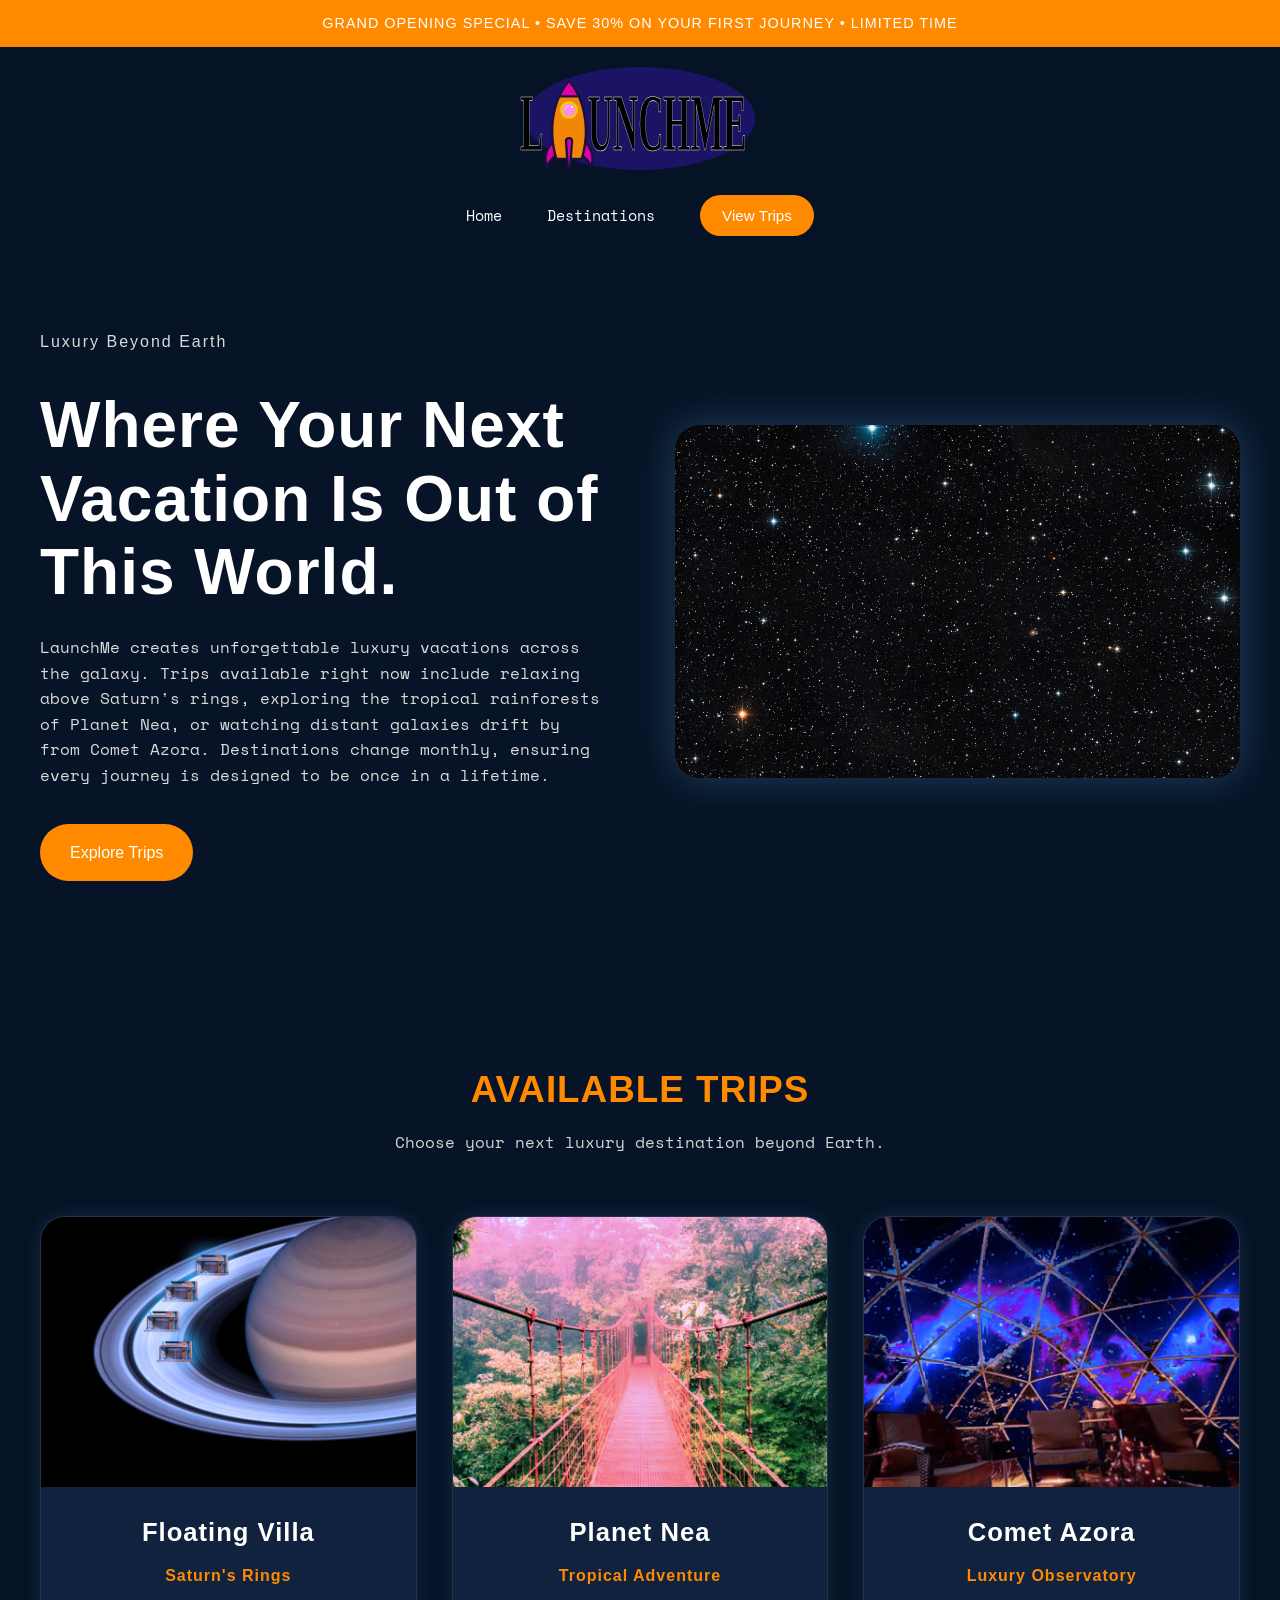
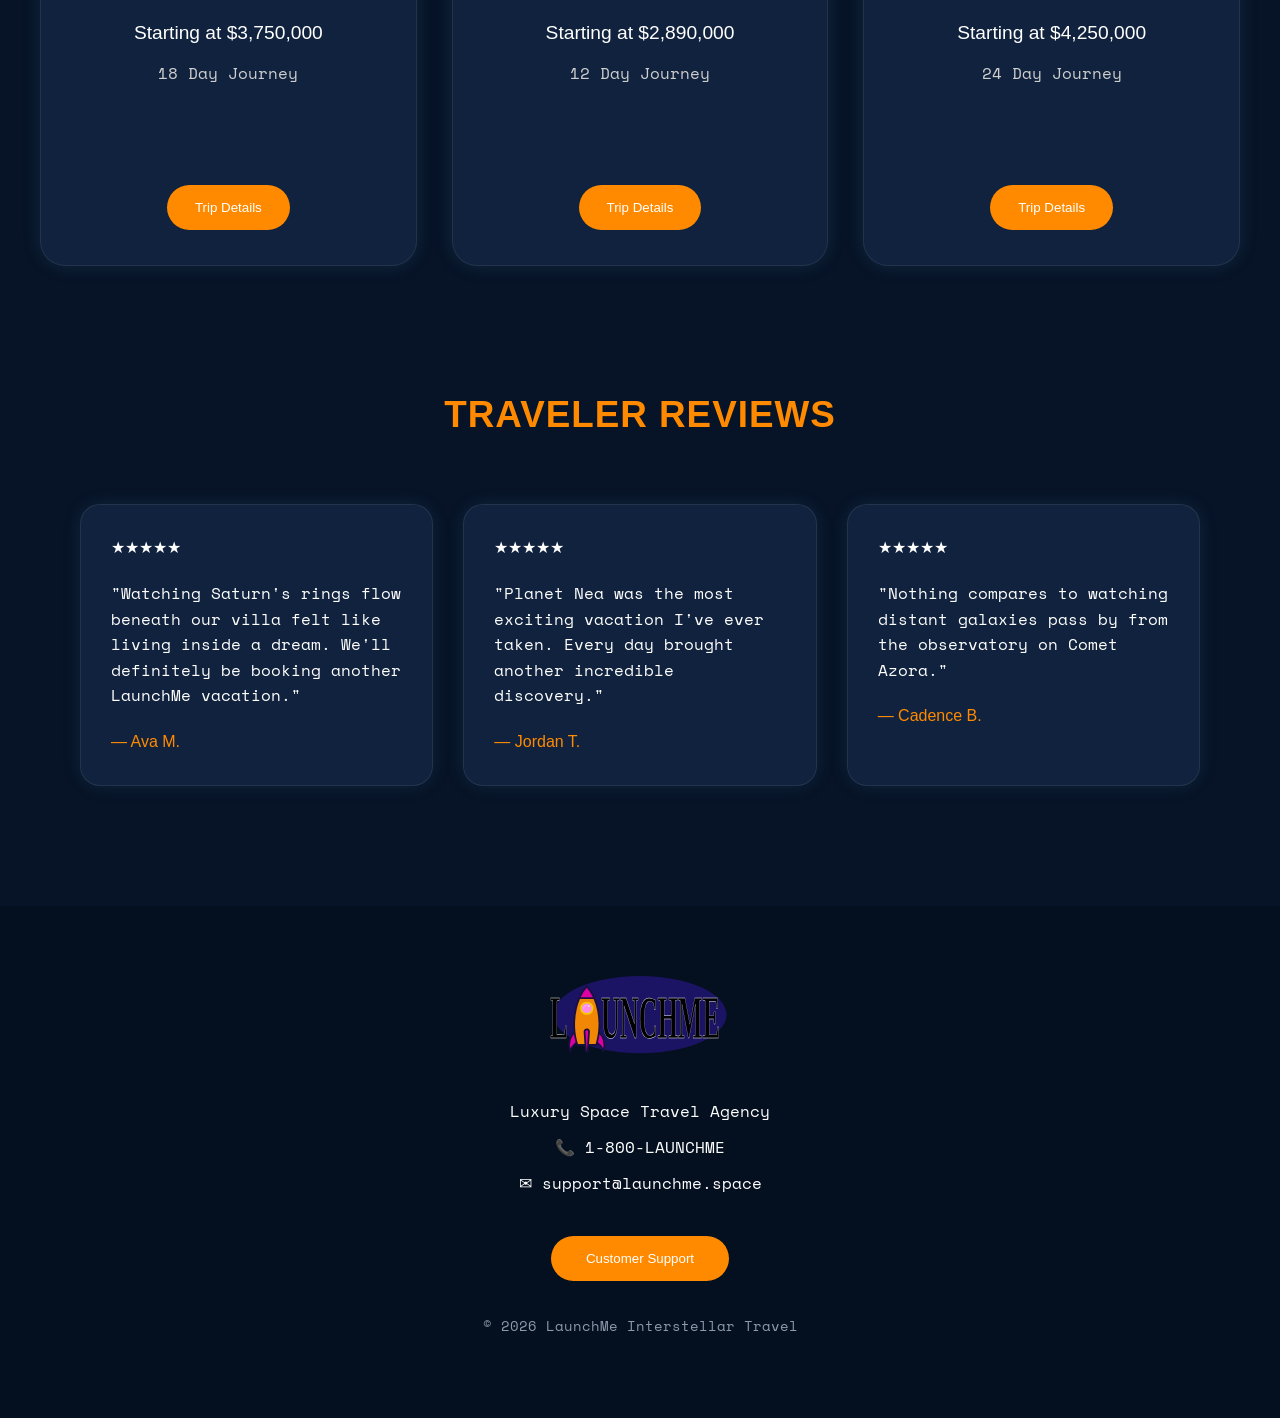
<file: index.html>
<!DOCTYPE html>
<html lang="en">
<head>

<meta charset="UTF-8">
<meta name="viewport" content="width=device-width, initial-scale=1.0">

<title>LaunchMe | Luxury Space Travel</title>

<link rel="preconnect" href="https://fonts.googleapis.com">
<link rel="preconnect" href="https://fonts.gstatic.com" crossorigin>

<link href="https://fonts.googleapis.com/css2?family=Space+Mono:wght@400;700&display=swap" rel="stylesheet">

<link rel="stylesheet" href="style.css">

</head>

<body>


<div id="discountPopup" class="popup">

    <div class="popup-content">

        <button id="closePopup" class="close-btn">&times;</button>

        <h2> Grand Opening Sale</h2>

        <p class="popup-discount">

            Save <strong>30% OFF</strong> your first interstellar vacation.

        </p>

        <div id="countdown" class="countdown">

            24:00:00

        </div>

        <a href="#trips" class="popup-btn">

            Explore Trips

        </a>

    </div>

</div>

<div class="announcement-bar">

    GRAND OPENING SPECIAL • SAVE 30% ON YOUR FIRST JOURNEY • LIMITED TIME

</div>


<header>

<nav class="navbar">

    <div class="logo">

        <img src="logo/LaunchMeLogo.svg"
             alt="LaunchMe Logo"
             class="logo-img">

    </div>

    <ul class="nav-links">

        <li><a href="#">Home</a></li>

        <li><a href="#trips">Destinations</a></li>

        <li>

            <a href="#trips" class="nav-book">
View Trips
</a>

        </li>

    </ul>

</nav>

</header>

<section class="hero">

<div class="hero-text">

<p class="hero-tag">

Luxury Beyond Earth

</p>

<h1>

Where Your Next Vacation
Is Out of This World.

</h1>

<p>

LaunchMe creates unforgettable luxury vacations across the galaxy. Trips available right now include relaxing above Saturn's rings, exploring the tropical
rainforests of Planet Nea, or watching distant galaxies drift by from
Comet Azora. Destinations change monthly, ensuring every journey is designed to be once in a lifetime.

</p>

<div class="hero-buttons">

<a href="#trips" class="btn">

Explore Trips

</a>

</div>

</div>

<div class="hero-image">

<img src="images/hero.jpg"
     alt="Luxury Space Vacation">

</div>

</section>

<main>

<section id="trips" class="trips">

    <div class="section-heading">

        <h2>AVAILABLE TRIPS</h2>

        <p>Choose your next luxury destination beyond Earth.</p>

    </div>

    <div class="card-container">


        <div class="card">

            <div class="card-inner">

                <div class="card-front">

                    <img src="images/villa.jpg" alt="Floating Villa">

                    <h3>Floating Villa</h3>

                    <h4>Saturn's Rings</h4>

                    <p class="price">Starting at $3,750,000</p>

                    <p class="travel-time">18 Day Journey</p>

                    <button class="flip-btn">

                        Trip Details

                    </button>

                </div>

                <div class="card-back">

                    <h3>Floating Villa</h3>

                    <p>

                        Wake up overlooking Saturn's glowing rings flowing beneath your
                        private floating villa. Spend your evenings dancing beneath the
                        stars, enjoying live music and luxury dining above one of the
                        solar system's most breathtaking views.

                    </p>

                    <ul>

                        <li>✓ Floating Luxury Suites</li>

                        <li>✓ Live Music Every Night</li>

                        <li>✓ Fine Dining</li>

                        <li>✓ Ring Observation Lounge</li>

                    </ul>

                    <a href="confirmation.html" class="book-btn">

                        Book Now

                    </a>

                </div>

            </div>

        </div>

  

        <div class="card">

            <div class="card-inner">

                <div class="card-front">

                    <img src="images/nea.jpg" alt="Planet Nea">

                    <h3>Planet Nea</h3>

                    <h4>Tropical Adventure</h4>

                    <p class="price">Starting at $2,890,000</p>

                    <p class="travel-time">12 Day Journey</p>

                    <button class="flip-btn">

                        Trip Details

                    </button>

                </div>

                <div class="card-back">

                    <h3>Planet Nea</h3>

                    <p>

                        Discover endless rainforests, crystal rivers,
                        hidden waterfalls, and towering wildlife unlike
                        anything found on Earth. Every trail leads to a
                        new adventure.

                    </p>

                    <ul>

                        <li>✓ Guided Jungle Tours</li>

                        <li>✓ Giant Wildlife Safaris</li>

                        <li>✓ Waterfall Excursions</li>

                        <li>✓ Luxury Eco Lodges</li>

                    </ul>

                    <a href="confirmation.html" class="book-btn">

                        Book Now

                    </a>

                </div>

            </div>

        </div>

   

        <div class="card">

            <div class="card-inner">

                <div class="card-front">

                    <img src="images/azora.jpg" alt="Comet Azora">

                    <h3>Comet Azora</h3>

                    <h4>Luxury Observatory</h4>

                    <p class="price">Starting at $4,250,000</p>

                    <p class="travel-time">24 Day Journey</p>

                    <button class="flip-btn">

                        Trip Details

                    </button>

                </div>

                <div class="card-back">

                    <h3>Comet Azora</h3>

                    <p>

                        Relax inside heated panoramic observatories while
                        Comet Azora travels through ever-changing galaxies.
                        Every evening reveals a completely different sky.

                    </p>

                    <ul>

                        <li>✓ Heated Glass Suites</li>

                        <li>✓ Observatory Decks</li>

                        <li>✓ Galaxy Viewing</li>

                        <li>✓ Northern Light Nebulas</li>

                    </ul>

                    <a href="confirmation.html" class="book-btn">

                        Book Now

                    </a>

                </div>

            </div>

        </div>

    </div>

</section>


<section class="reviews">

    <div class="section-heading">

        <h2>TRAVELER REVIEWS</h2>

    </div>

    <div class="review-container">

        <div class="review">

            ★★★★★

            <p>

                "Watching Saturn's rings flow beneath our villa felt like
                living inside a dream. We'll definitely be booking another
                LaunchMe vacation."

            </p>

            <span>— Ava M.</span>

        </div>

        <div class="review">

            ★★★★★

            <p>

                "Planet Nea was the most exciting vacation I've ever taken.
                Every day brought another incredible discovery."

            </p>

            <span>— Jordan T.</span>

        </div>

        <div class="review">

            ★★★★★

            <p>

                "Nothing compares to watching distant galaxies pass by from
                the observatory on Comet Azora."

            </p>

            <span>— Cadence B.</span>

        </div>

    </div>

</section>

</main>


<footer>

    <img src="logo/LaunchMeLogo.svg"
         alt="LaunchMe Logo"
         class="footer-logo">

    <p>

        Luxury Space Travel Agency

    </p>

    <p>

        📞 1-800-LAUNCHME

    </p>

    <p>

        ✉ support@launchme.space

    </p>

    <button class="support-btn">

        Customer Support

    </button>

    <p class="copyright">

        © 2026 LaunchMe Interstellar Travel

    </p>

</footer>

<script src="script.js"></script>

</body>

</html>
</file>
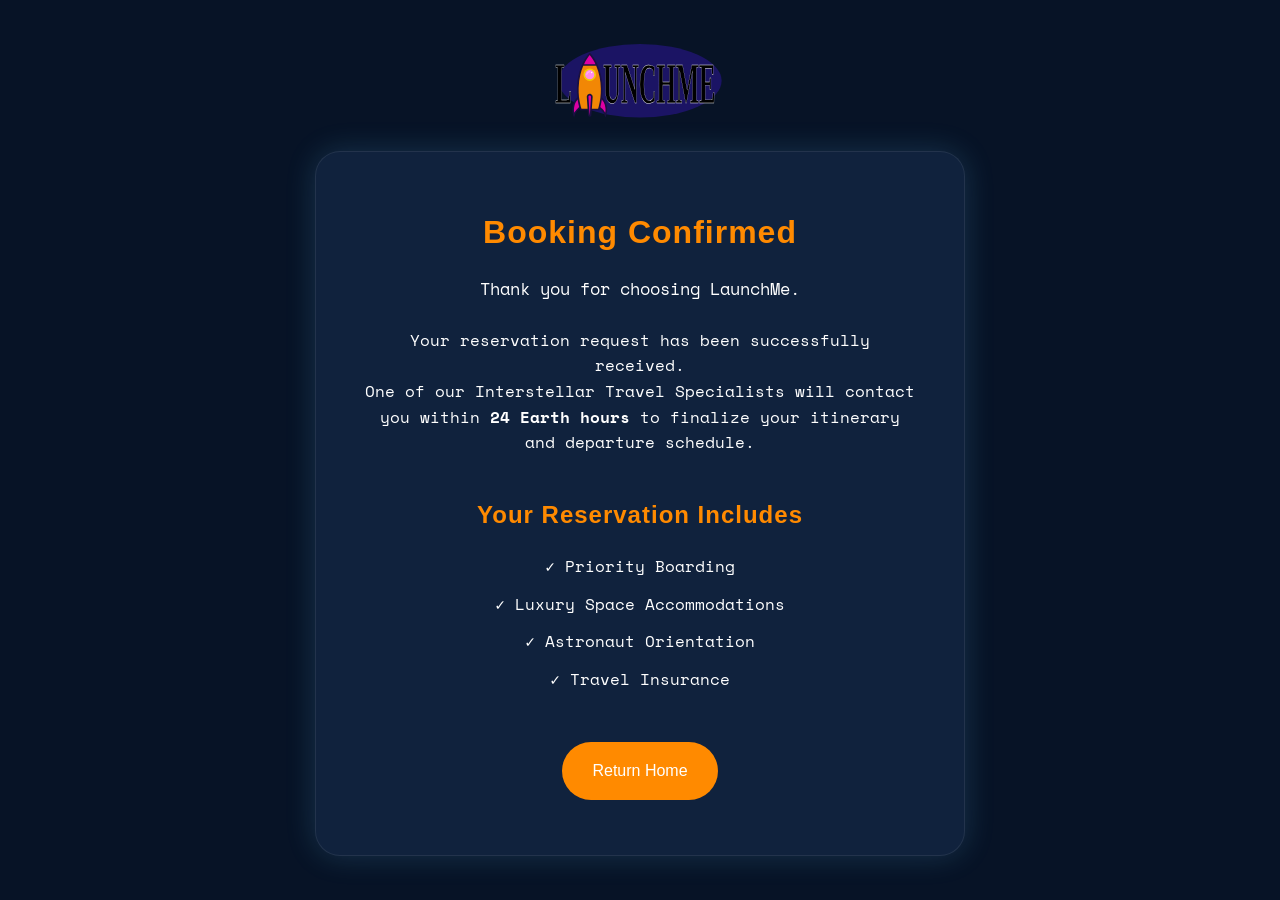
<file: confirmation.html>
<!DOCTYPE html>
<html lang="en">

<head>

<meta charset="UTF-8">
<meta name="viewport" content="width=device-width, initial-scale=1.0">

<title>Booking Confirmed | LaunchMe</title>

<link rel="preconnect" href="https://fonts.googleapis.com">
<link rel="preconnect" href="https://fonts.gstatic.com" crossorigin>

<link href="https://fonts.googleapis.com/css2?family=Space+Mono:wght@400;700&display=swap" rel="stylesheet">

<link rel="stylesheet" href="style.css">

<link rel="icon" type="image/svg+xml" href="logo/LaunchMeLogo.svg">

</head>

<body class="confirmation-page">

<div class="confirmation-wrapper">

    <img src="logo/LaunchMeLogo.svg"
         alt="LaunchMe Logo"
         class="confirmation-logo">

    <div class="confirmation-card">

        <h1>Booking Confirmed</h1>

        <p class="confirmation-subtitle">

            Thank you for choosing LaunchMe.

        </p>

        <p>

            Your reservation request has been successfully received.

        </p>

        <p>

            One of our Interstellar Travel Specialists will contact you within
            <strong>24 Earth hours</strong> to finalize your itinerary and departure schedule.

        </p>

        <div class="booking-info">

            <h2>Your Reservation Includes</h2>

            <ul>

                <li>✓ Priority Boarding</li>

                <li>✓ Luxury Space Accommodations</li>

                <li>✓ Astronaut Orientation</li>

                <li>✓ Travel Insurance</li>

            </ul>

        </div>

        <a href="index.html" class="btn">

            Return Home

        </a>

    </div>

</div>

</body>

</html>
</file>
<file: style.css>
*{
    margin:0;
    padding:0;
    box-sizing:border-box;
}

html{
    scroll-behavior:smooth;
}

body{
    background:#071326;
    color:white;
    font-family:'Space Mono', monospace;
    line-height:1.6;
    overflow-x:hidden;
}

h1,h2,h3,h4{
    font-family:Arial Black, Arial, sans-serif;
    letter-spacing:1px;
}

.section-heading{
    text-align:center;
    margin-bottom:60px;
}

.section-heading h2{
    color:#FF8A00;
    font-size:2.3rem;
    margin-bottom:10px;
}

.section-heading p{
    color:#d6d6d6;
}

.announcement-bar{

    background:#FF8A00;

    color:white;

    text-align:center;

    padding:12px;

    font-family:Arial Black, sans-serif;

    font-size:.9rem;

    letter-spacing:1px;

}

header{

    position:sticky;

    top:0;

    z-index:1000;

    backdrop-filter:blur(12px);

    background:rgba(7,19,38,.82);

}

.navbar{

    max-width:1300px;

    margin:auto;

    padding:20px 30px;

    display:flex;

    flex-direction:column;

    align-items:center;

}

.logo-img{

    width:240px;

    margin-bottom:20px;

}

.nav-links{

    display:flex;

    gap:45px;

    list-style:none;

    align-items:center;

}

.nav-links a{

    color:white;

    text-decoration:none;

    font-size:.95rem;

    transition:.3s;

}

.nav-links a:hover{

    color:#FF8A00;

}

.nav-book{

    background:#FF8A00;

    color:white !important;

    padding:12px 22px;

    border-radius:40px;

    font-family:Arial Black, sans-serif;

}

.nav-book:hover{

    transform:translateY(-2px);

    box-shadow:0 0 15px rgba(255,138,0,.5);

}

.hero{

    max-width:1300px;

    margin:auto;

    display:grid;

    grid-template-columns:1fr 1fr;

    gap:70px;

    align-items:center;

    padding:80px 40px;

}

.hero-tag{

    color:#FF8A00;

    font-family:Arial Black,sans-serif;

    margin-bottom:20px;

    letter-spacing:2px;

}

.hero h1{

    font-size:4rem;

    line-height:1.15;

    margin-bottom:25px;

}

.hero p{

    color:#dadada;

    margin-bottom:35px;

}

.hero-image img{

    width:100%;

    border-radius:25px;

    box-shadow:0 0 40px rgba(102,199,255,.25);

}

.hero-buttons{

    display:flex;

    gap:20px;

    flex-wrap:wrap;

}

.btn{

    background:#FF8A00;

    color:white;

    text-decoration:none;

    padding:16px 30px;

    border-radius:50px;

    font-family:Arial Black,sans-serif;

    transition:.35s;

}

.btn:hover{

    transform:translateY(-4px);

    box-shadow:0 0 18px rgba(255,138,0,.6);

}

.btn-outline{

    border:2px solid white;

    color:white;

    text-decoration:none;

    padding:16px 30px;

    border-radius:50px;

    transition:.35s;

}

.btn-outline:hover{

    background:white;

    color:#071326;

}

.trips{

    max-width:1300px;

    margin:100px auto;

    padding:0 40px;

}

.card-container{

    display:grid;

    grid-template-columns:repeat(auto-fit,minmax(320px,1fr));

    gap:35px;

}

.card{

    perspective:1200px;

}

.card-inner{

    position:relative;

    width:100%;

    height:650px;

    transition:transform .8s;

    transform-style:preserve-3d;

}

.card.flipped .card-inner{

    transform:rotateY(180deg);

}

.card-front,
.card-back{

    position:absolute;

    width:100%;

    height:100%;

    border-radius:25px;

    overflow:hidden;

    backface-visibility:hidden;

    background:#10223d;

    border:1px solid rgba(255,255,255,.08);

    display:flex;

    flex-direction:column;

    align-items:center;

    box-shadow:0 0 20px rgba(102,199,255,.12);

    transition:.35s;

}

.card:hover .card-front,
.card:hover .card-back{

    transform:translateY(-8px);

    box-shadow:0 0 35px rgba(102,199,255,.45);

}

.card-front img{

    width:100%;

    height:270px;

    object-fit:cover;

}

.card-front h3{

    margin-top:25px;

    font-size:1.6rem;

}

.card-front h4{

    color:#FF8A00;

    margin:10px 0;

}

.price{

    font-family:Arial Black, sans-serif;

    font-size:1.2rem;

    margin-top:20px;

}

.travel-time{

    margin:12px 0 30px;

    color:#cfcfcf;

}

.flip-btn{

    margin-top:auto;

    margin-bottom:35px;

    background:#FF8A00;

    color:white;

    border:none;

    border-radius:40px;

    padding:15px 28px;

    cursor:pointer;

    font-family:Arial Black,sans-serif;

    transition:.3s;

}

.flip-btn:hover{

    transform:scale(1.05);

    box-shadow:0 0 20px rgba(255,138,0,.55);

}

.card-back{

    transform:rotateY(180deg);

    padding:35px;

    justify-content:center;

    text-align:center;

}

.card-back h3{

    color:#FF8A00;

    margin-bottom:20px;

}

.card-back p{

    margin-bottom:25px;

}

.card-back ul{

    list-style:none;

    margin-bottom:35px;

}

.card-back li{

    margin:12px 0;

}

.book-btn{

    display:inline-block;

    text-decoration:none;

    background:#FF8A00;

    color:white;

    padding:16px 35px;

    border-radius:50px;

    font-family:Arial Black,sans-serif;

    transition:.3s;

}

.book-btn:hover{

    transform:translateY(-3px);

    box-shadow:0 0 20px rgba(255,138,0,.55);

}
.reviews{

    max-width:1200px;

    margin:120px auto;

    padding:0 40px;

}

.review-container{

    display:grid;

    grid-template-columns:repeat(auto-fit,minmax(300px,1fr));

    gap:30px;

}
.review{

    background:#10223d;

    border-radius:20px;

    padding:30px;

    border:1px solid rgba(255,255,255,.08);

    box-shadow:0 0 20px rgba(102,199,255,.1);

}

.review p{

    margin:20px 0;

}

.review span{

    color:#FF8A00;

    font-family:Arial Black,sans-serif;

}

footer{

    background:#04101f;

    text-align:center;

    padding:70px 30px;

    margin-top:80px;

}

.footer-logo{

    width:180px;

    margin-bottom:25px;

}

footer p{

    margin:10px 0;

}

.support-btn{

    margin-top:30px;

    background:#FF8A00;

    color:white;

    border:none;

    border-radius:50px;

    padding:15px 35px;

    font-family:Arial Black,sans-serif;

    cursor:pointer;

    transition:.3s;

}

.support-btn:hover{

    transform:translateY(-3px);

    box-shadow:0 0 18px rgba(255,138,0,.55);

}

.copyright{

    margin-top:35px;

    color:#8d9aad;

    font-size:.85rem;

}

@media(max-width:900px){

.hero{

    grid-template-columns:1fr;

    text-align:center;

}

.hero-buttons{

    justify-content:center;

}

.logo-img{

    width:180px;

}

.nav-links{

    gap:20px;

    flex-wrap:wrap;

    justify-content:center;

}

.hero h1{

    font-size:2.8rem;

}

.card-inner{

    height:620px;

}
}

.popup{

    position:fixed;

    inset:0;

    background:rgba(0,0,0,.65);

    display:flex;

    justify-content:center;

    align-items:center;

    opacity:0;

    visibility:hidden;

    transition:.4s;

    z-index:9999;

}

.popup.show{

    opacity:1;

    visibility:visible;

}

.popup-content{

    position:relative;

    width:90%;

    max-width:500px;

    background:#10223d;

    border-radius:25px;

    padding:45px;

    text-align:center;

    border:1px solid rgba(255,255,255,.12);

    box-shadow:0 0 35px rgba(102,199,255,.35);

    animation:popup .5s ease;

}

@keyframes popup{

    from{

        transform:translateY(-30px) scale(.9);

        opacity:0;

    }

    to{

        transform:translateY(0) scale(1);

        opacity:1;

    }

}

.close-btn{

    position:absolute;

    top:15px;

    right:20px;

    background:none;

    border:none;

    color:white;

    font-size:2rem;

    cursor:pointer;

}

.popup-content h2{

    color:#FF8A00;

    margin-bottom:15px;

    font-size:2rem;

}

.popup-discount{

    margin:20px 0;

    font-size:1.15rem;

}

.countdown{

    margin:30px auto;

    font-family:Arial Black, sans-serif;

    font-size:2rem;

    color:#66C7FF;

    letter-spacing:2px;

}

.popup-btn{

    display:inline-block;

    text-decoration:none;

    background:#FF8A00;

    color:white;

    padding:16px 35px;

    border-radius:50px;

    font-family:Arial Black, sans-serif;

    transition:.3s;

}

.popup-btn:hover{

    transform:translateY(-3px);

    box-shadow:0 0 20px rgba(255,138,0,.6);

}

::-webkit-scrollbar{

    width:10px;

}

::-webkit-scrollbar-track{

    background:#071326;

}

::-webkit-scrollbar-thumb{

    background:#FF8A00;

    border-radius:20px;

}

::selection{

    background:#FF8A00;

    color:white;

}

@media(max-width:600px){

.hero{

    padding:60px 20px;

}

.hero h1{

    font-size:2.2rem;

}

.section-heading h2{

    font-size:1.8rem;

}

.popup-content{

    padding:30px;

}

.countdown{

    font-size:1.5rem;

}

.nav-links{

    flex-direction:column;

    gap:15px;

}

.card-inner{

    height:600px;

}
}

.confirmation-page{

    background:#071326;

    min-height:100vh;

    display:flex;

    justify-content:center;

    align-items:center;

    padding:40px;

}

.confirmation-wrapper{

    width:100%;

    max-width:650px;

    text-align:center;

}

.confirmation-logo{

    width:170px;

    margin:0 auto 30px;

    display:block;

}

.confirmation-card{

    background:#10223d;

    border-radius:25px;

    padding:55px 45px;

    border:1px solid rgba(255,255,255,.08);

    box-shadow:0 0 30px rgba(102,199,255,.18);

}

.confirmation-card h1{

    color:#FF8A00;

    margin-bottom:18px;

}

.confirmation-subtitle{

    font-size:1.05rem;

    margin-bottom:25px;

}

.booking-info{

    margin:40px 0;

}

.booking-info h2{

    color:#FF8A00;

    margin-bottom:20px;

}

.booking-info ul{

    list-style:none;

}

.booking-info li{

    margin:12px 0;

}

.reservation-number{

    margin:30px 0;

    color:#66C7FF;

    font-family:Arial Black, sans-serif;

    letter-spacing:2px;

}

.confirmation-card .btn{

    display:inline-block;

    margin-top:10px;

}
</file>
